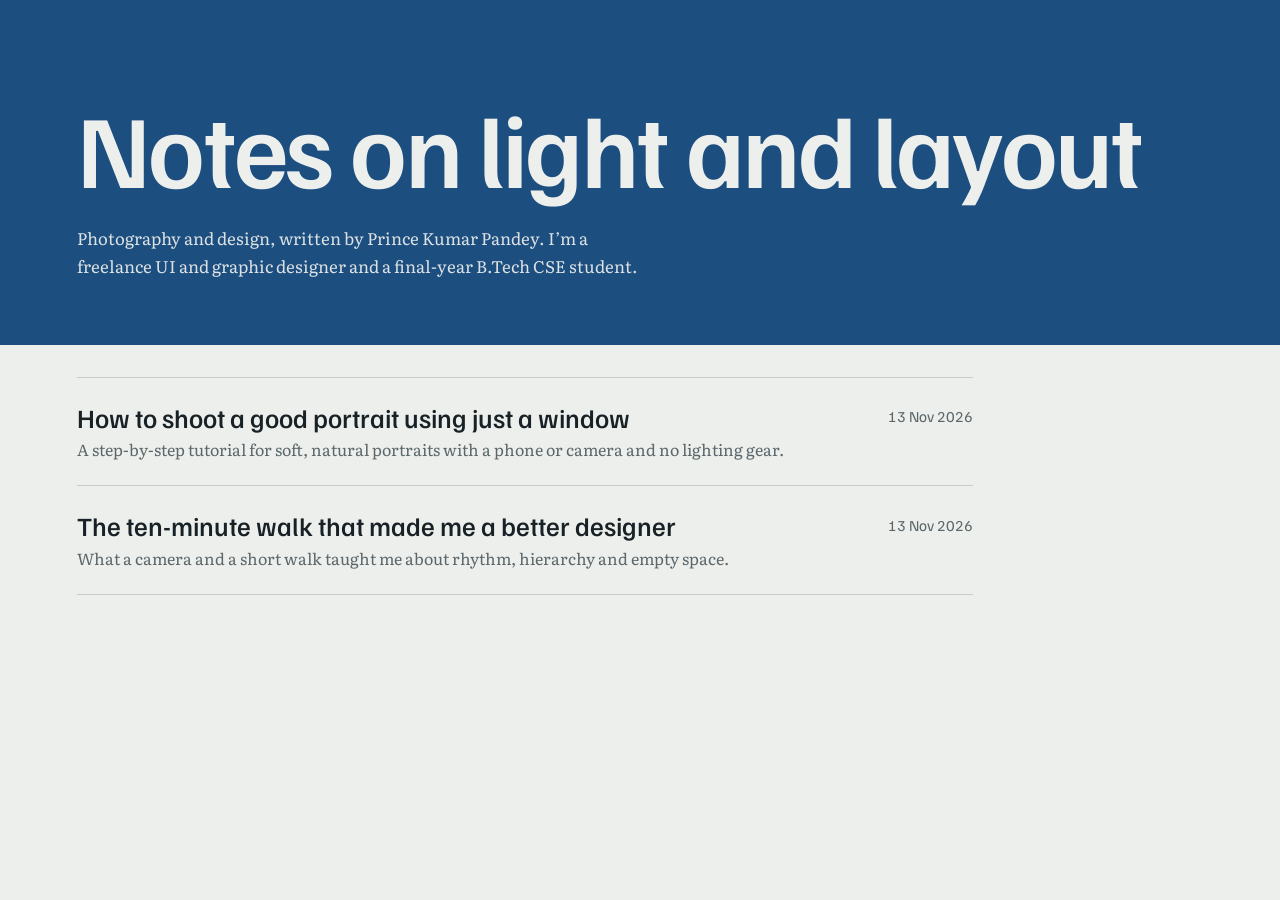
<file: index.html>
<!doctype html>
<html lang="en"><head>
<meta charset="utf-8"><meta name="viewport" content="width=device-width,initial-scale=1"><link rel="preconnect" href="https://fonts.googleapis.com"><link rel="preconnect" href="https://fonts.gstatic.com" crossorigin><link href="https://fonts.googleapis.com/css2?family=Familjen+Grotesk:wght@400;500;600&family=Literata:opsz,wght@7..72,400;7..72,600&display=swap" rel="stylesheet">
<title>Notes on light and layout – Prince Kumar Pandey</title>
<meta name="description" content="Photography and design writing by Prince Kumar Pandey, a freelance UI and graphic designer.">
<link rel="stylesheet" href="style.css">
</head><body>
<header class="masthead">
<h1>Notes on light and layout</h1>
<p>Photography and design, written by Prince Kumar Pandey. I’m a freelance UI and graphic designer and a final-year B.Tech CSE student.</p>
</header>
<main class="wrap">
<ul class="posts">
<!-- NEW POSTS GO HERE, newest first. Copy one <li> block and edit it. -->
<li><a href="posts/window-light-portrait.html"><h2>How to shoot a good portrait using just a window</h2><time datetime="2026-11-13">13 Nov 2026</time><p>A step-by-step tutorial for soft, natural portraits with a phone or camera and no lighting gear.</p></a></li>
<li><a href="posts/ten-minute-walk.html"><h2>The ten-minute walk that made me a better designer</h2><time datetime="2026-11-13">13 Nov 2026</time><p>What a camera and a short walk taught me about rhythm, hierarchy and empty space.</p></a></li>
</ul>
</main>
</body></html>
</file>
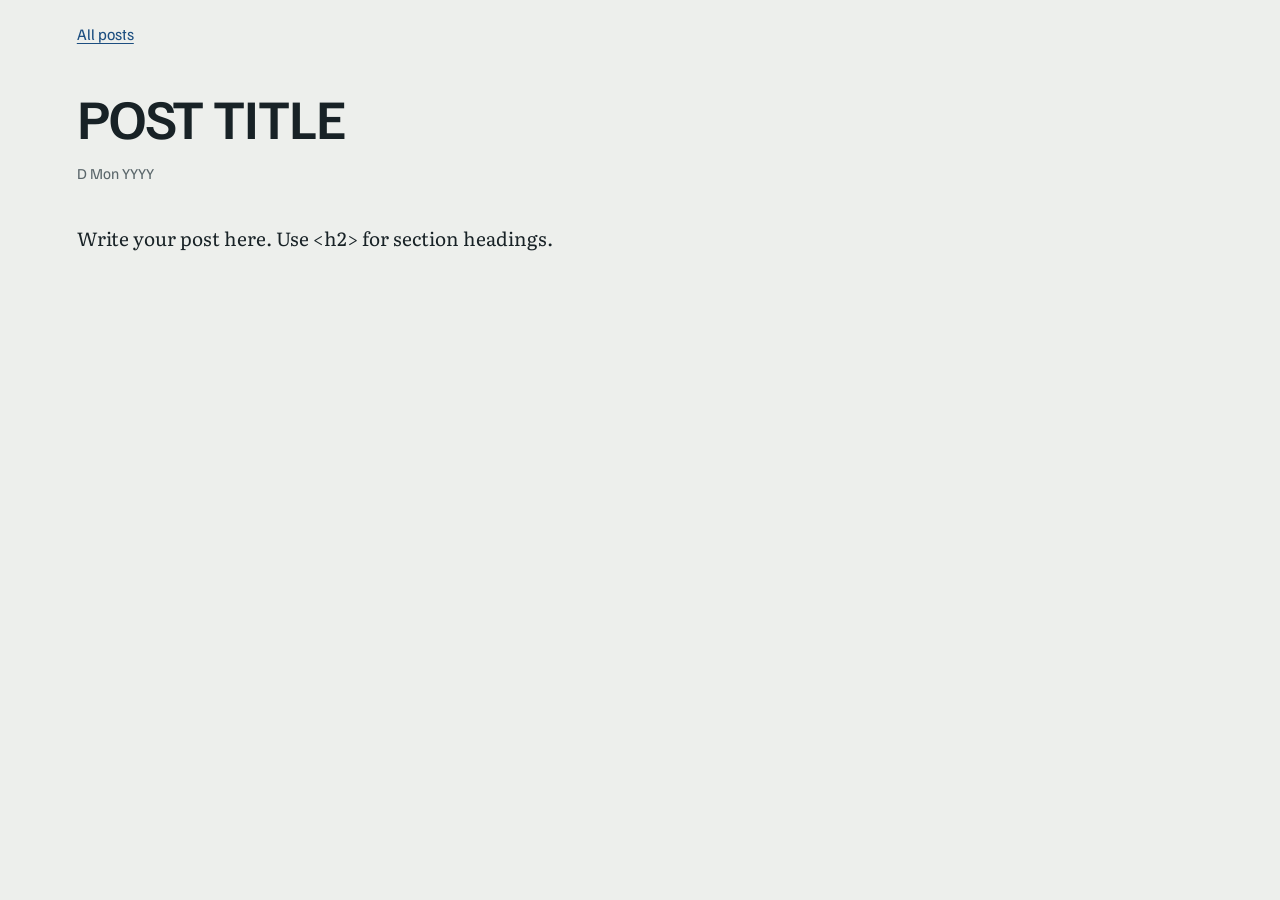
<file: _template.html>
<!doctype html>
<html lang="en"><head>
<meta charset="utf-8"><meta name="viewport" content="width=device-width,initial-scale=1"><link rel="preconnect" href="https://fonts.googleapis.com"><link rel="preconnect" href="https://fonts.gstatic.com" crossorigin><link href="https://fonts.googleapis.com/css2?family=Familjen+Grotesk:wght@400;500;600&family=Literata:opsz,wght@7..72,400;7..72,600&display=swap" rel="stylesheet">
<title>POST TITLE – Prince Kumar Pandey</title>
<meta name="description" content="ONE-SENTENCE SUMMARY">
<link rel="stylesheet" href="../style.css">
</head><body>
<div class="wrap">
<a class="back" href="../index.html">All posts</a>
<article>
<h1>POST TITLE</h1>
<time class="date" datetime="YYYY-MM-DD">D Mon YYYY</time>
<p>Write your post here. Use &lt;h2&gt; for section headings.</p>
</article>
</div>
</body></html>
</file>
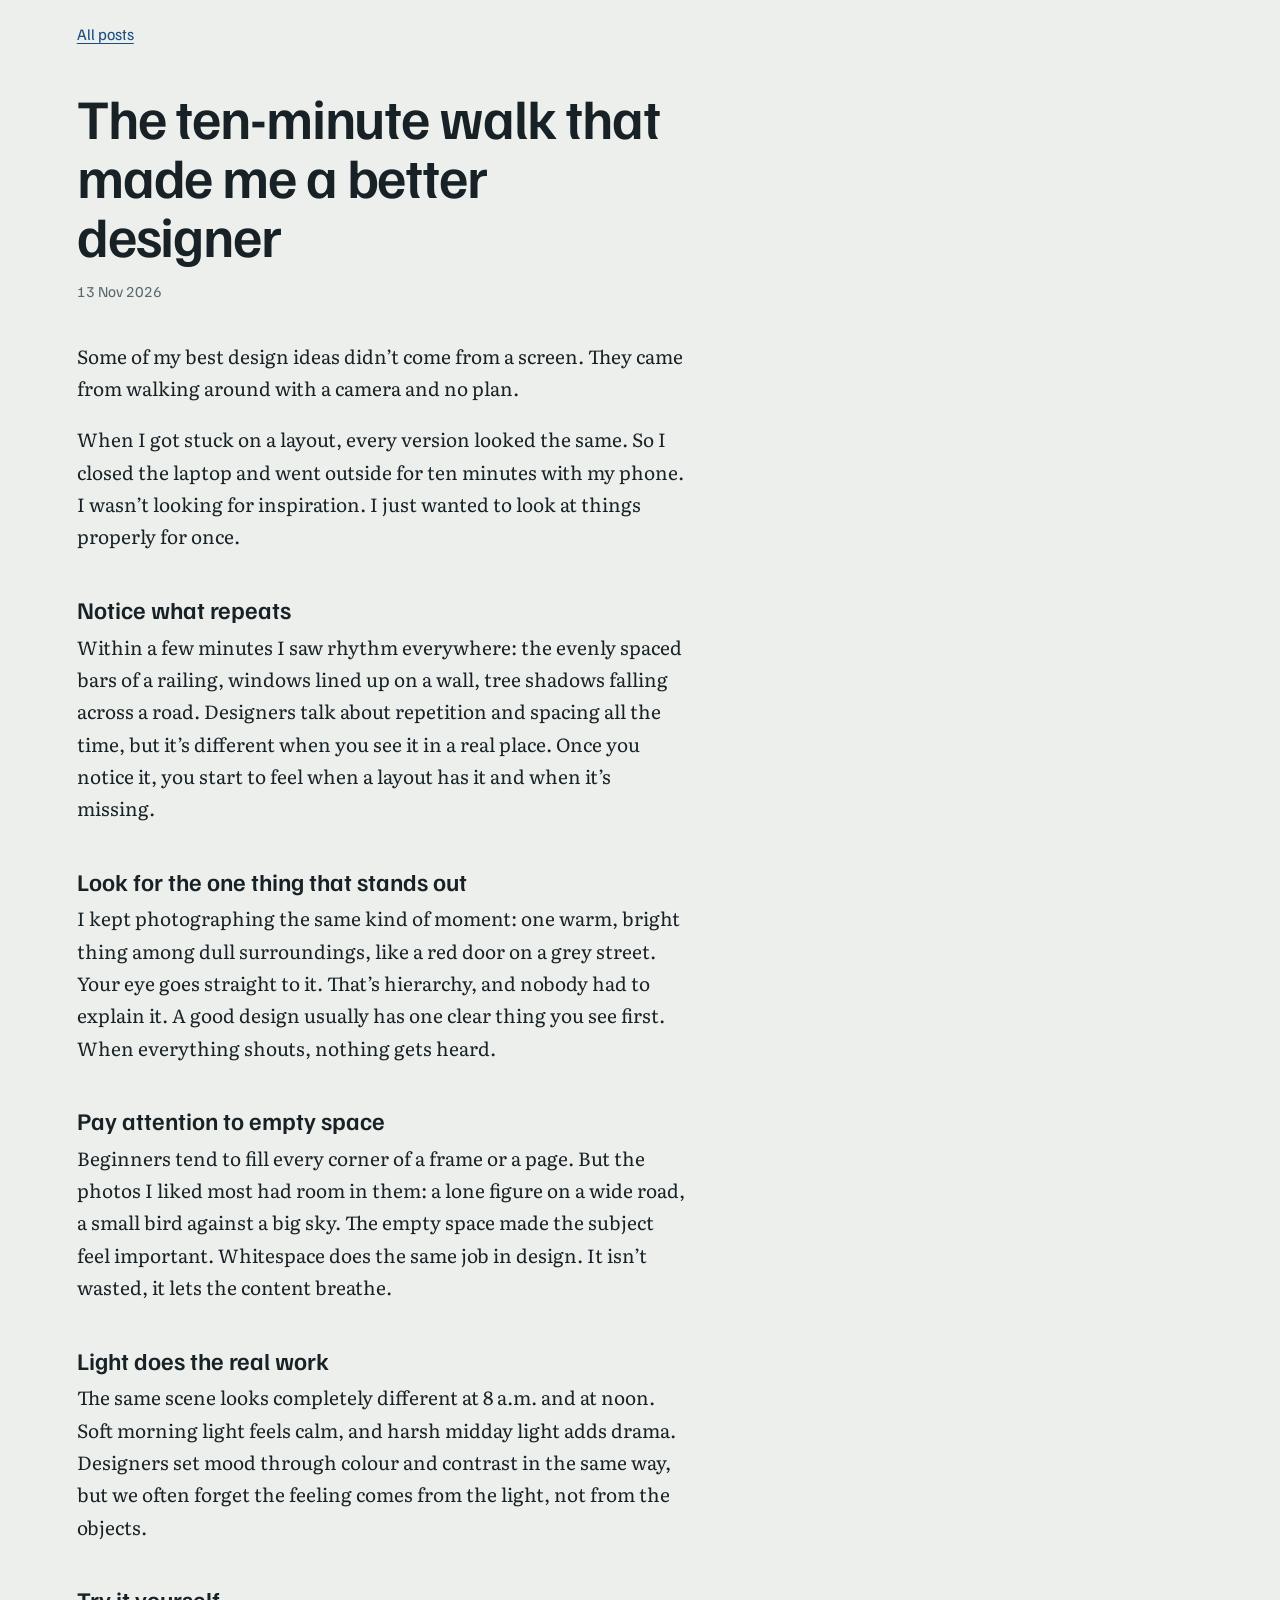
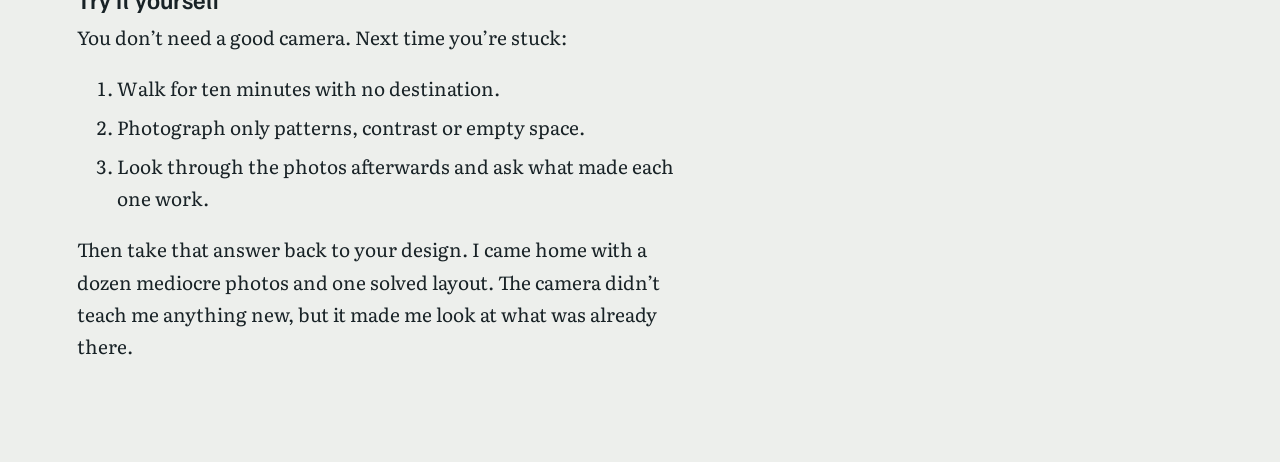
<file: ten-minute-walk.html>
<!doctype html>
<html lang="en"><head>
<meta charset="utf-8"><meta name="viewport" content="width=device-width,initial-scale=1"><link rel="preconnect" href="https://fonts.googleapis.com"><link rel="preconnect" href="https://fonts.gstatic.com" crossorigin><link href="https://fonts.googleapis.com/css2?family=Familjen+Grotesk:wght@400;500;600&family=Literata:opsz,wght@7..72,400;7..72,600&display=swap" rel="stylesheet">
<title>The ten-minute walk that made me a better designer – Prince Kumar Pandey</title>
<meta name="description" content="What a camera and a short walk taught me about rhythm, hierarchy and empty space.">
<link rel="stylesheet" href="../style.css">
</head><body>
<div class="wrap">
<a class="back" href="../index.html">All posts</a>
<article>
<h1>The ten-minute walk that made me a better designer</h1>
<time class="date" datetime="2026-11-13">13 Nov 2026</time>
<p>Some of my best design ideas didn’t come from a screen. They came from walking around with a camera and no plan.</p>
<p>When I got stuck on a layout, every version looked the same. So I closed the laptop and went outside for ten minutes with my phone. I wasn’t looking for inspiration. I just wanted to look at things properly for once.</p>
<h2>Notice what repeats</h2>
<p>Within a few minutes I saw rhythm everywhere: the evenly spaced bars of a railing, windows lined up on a wall, tree shadows falling across a road. Designers talk about repetition and spacing all the time, but it’s different when you see it in a real place. Once you notice it, you start to feel when a layout has it and when it’s missing.</p>
<h2>Look for the one thing that stands out</h2>
<p>I kept photographing the same kind of moment: one warm, bright thing among dull surroundings, like a red door on a grey street. Your eye goes straight to it. That’s hierarchy, and nobody had to explain it. A good design usually has one clear thing you see first. When everything shouts, nothing gets heard.</p>
<h2>Pay attention to empty space</h2>
<p>Beginners tend to fill every corner of a frame or a page. But the photos I liked most had room in them: a lone figure on a wide road, a small bird against a big sky. The empty space made the subject feel important. Whitespace does the same job in design. It isn’t wasted, it lets the content breathe.</p>
<h2>Light does the real work</h2>
<p>The same scene looks completely different at 8 a.m. and at noon. Soft morning light feels calm, and harsh midday light adds drama. Designers set mood through colour and contrast in the same way, but we often forget the feeling comes from the light, not from the objects.</p>
<h2>Try it yourself</h2>
<p>You don’t need a good camera. Next time you’re stuck:</p>
<ol>
<li>Walk for ten minutes with no destination.</li>
<li>Photograph only patterns, contrast or empty space.</li>
<li>Look through the photos afterwards and ask what made each one work.</li>
</ol>
<p>Then take that answer back to your design. I came home with a dozen mediocre photos and one solved layout. The camera didn’t teach me anything new, but it made me look at what was already there.</p>
</article>
</div>
</body></html>
</file>
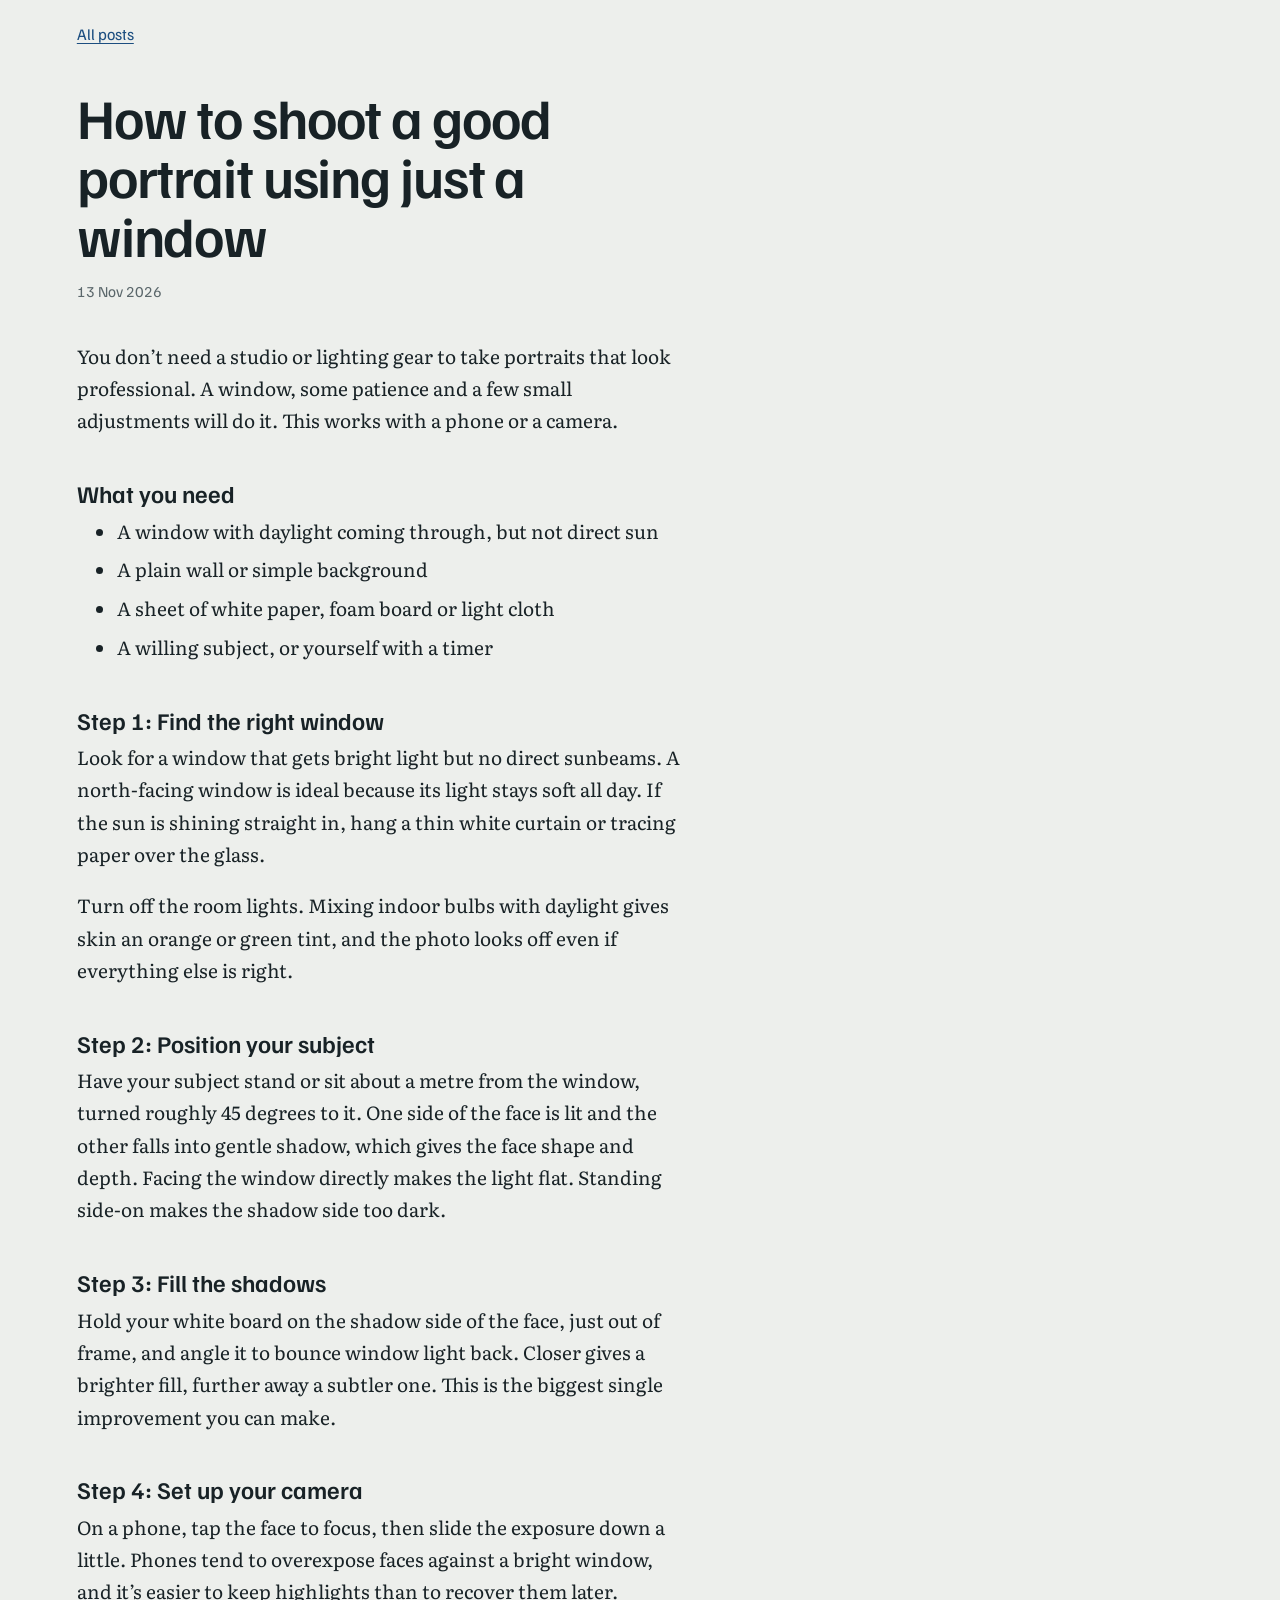
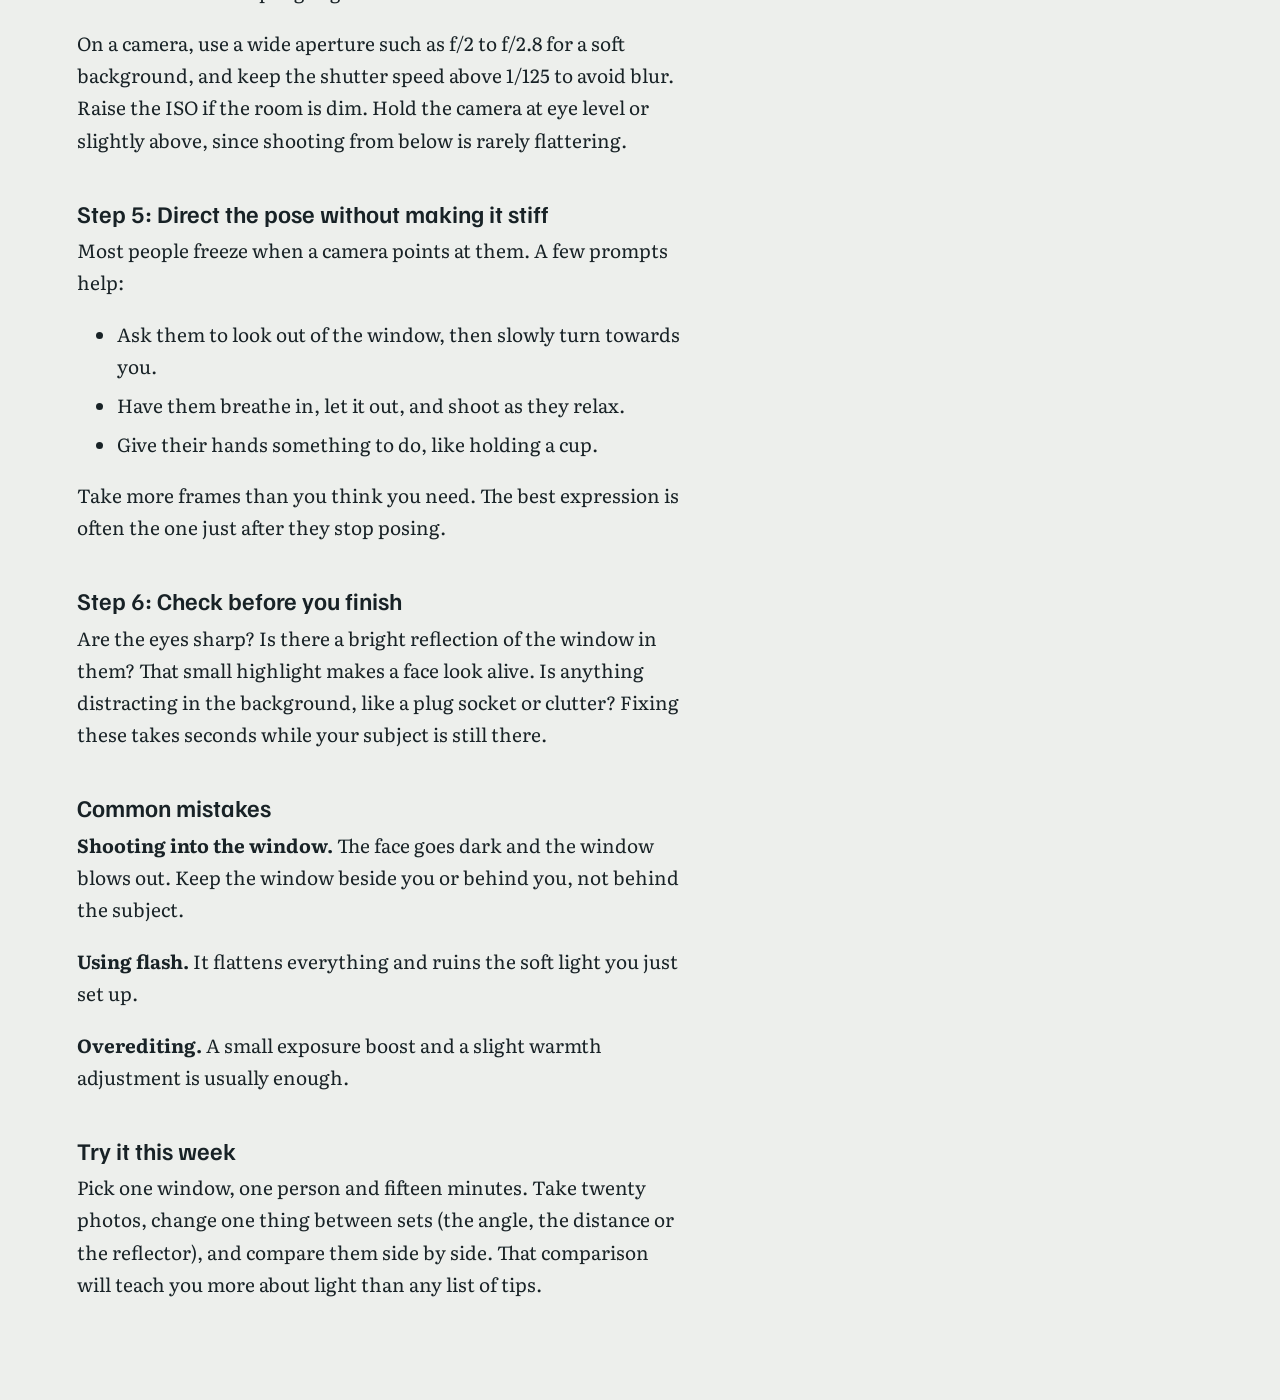
<file: window-light-portrait.html>
<!doctype html>
<html lang="en"><head>
<meta charset="utf-8"><meta name="viewport" content="width=device-width,initial-scale=1"><link rel="preconnect" href="https://fonts.googleapis.com"><link rel="preconnect" href="https://fonts.gstatic.com" crossorigin><link href="https://fonts.googleapis.com/css2?family=Familjen+Grotesk:wght@400;500;600&family=Literata:opsz,wght@7..72,400;7..72,600&display=swap" rel="stylesheet">
<title>How to shoot a good portrait using just a window – Prince Kumar Pandey</title>
<meta name="description" content="A step-by-step tutorial for soft, natural portraits with a phone or camera and no lighting gear.">
<link rel="stylesheet" href="../style.css">
</head><body>
<div class="wrap">
<a class="back" href="../index.html">All posts</a>
<article>
<h1>How to shoot a good portrait using just a window</h1>
<time class="date" datetime="2026-11-13">13 Nov 2026</time>
<p>You don’t need a studio or lighting gear to take portraits that look professional. A window, some patience and a few small adjustments will do it. This works with a phone or a camera.</p>
<h2>What you need</h2>
<ul>
<li>A window with daylight coming through, but not direct sun</li>
<li>A plain wall or simple background</li>
<li>A sheet of white paper, foam board or light cloth</li>
<li>A willing subject, or yourself with a timer</li>
</ul>
<h2>Step 1: Find the right window</h2>
<p>Look for a window that gets bright light but no direct sunbeams. A north-facing window is ideal because its light stays soft all day. If the sun is shining straight in, hang a thin white curtain or tracing paper over the glass.</p>
<p>Turn off the room lights. Mixing indoor bulbs with daylight gives skin an orange or green tint, and the photo looks off even if everything else is right.</p>
<h2>Step 2: Position your subject</h2>
<p>Have your subject stand or sit about a metre from the window, turned roughly 45 degrees to it. One side of the face is lit and the other falls into gentle shadow, which gives the face shape and depth. Facing the window directly makes the light flat. Standing side-on makes the shadow side too dark.</p>
<h2>Step 3: Fill the shadows</h2>
<p>Hold your white board on the shadow side of the face, just out of frame, and angle it to bounce window light back. Closer gives a brighter fill, further away a subtler one. This is the biggest single improvement you can make.</p>
<h2>Step 4: Set up your camera</h2>
<p>On a phone, tap the face to focus, then slide the exposure down a little. Phones tend to overexpose faces against a bright window, and it’s easier to keep highlights than to recover them later.</p>
<p>On a camera, use a wide aperture such as f/2 to f/2.8 for a soft background, and keep the shutter speed above 1/125 to avoid blur. Raise the ISO if the room is dim. Hold the camera at eye level or slightly above, since shooting from below is rarely flattering.</p>
<h2>Step 5: Direct the pose without making it stiff</h2>
<p>Most people freeze when a camera points at them. A few prompts help:</p>
<ul>
<li>Ask them to look out of the window, then slowly turn towards you.</li>
<li>Have them breathe in, let it out, and shoot as they relax.</li>
<li>Give their hands something to do, like holding a cup.</li>
</ul>
<p>Take more frames than you think you need. The best expression is often the one just after they stop posing.</p>
<h2>Step 6: Check before you finish</h2>
<p>Are the eyes sharp? Is there a bright reflection of the window in them? That small highlight makes a face look alive. Is anything distracting in the background, like a plug socket or clutter? Fixing these takes seconds while your subject is still there.</p>
<h2>Common mistakes</h2>
<p><strong>Shooting into the window.</strong> The face goes dark and the window blows out. Keep the window beside you or behind you, not behind the subject.</p>
<p><strong>Using flash.</strong> It flattens everything and ruins the soft light you just set up.</p>
<p><strong>Overediting.</strong> A small exposure boost and a slight warmth adjustment is usually enough.</p>
<h2>Try it this week</h2>
<p>Pick one window, one person and fifteen minutes. Take twenty photos, change one thing between sets (the angle, the distance or the reflector), and compare them side by side. That comparison will teach you more about light than any list of tips.</p>
</article>
</div>
</body></html>
</file>
<file: style.css>
:root{--paper:#EDEFEC;--ink:#182226;--blue:#1C4E80;--mute:#5B676B;--line:#C6CDCA}
*{box-sizing:border-box}
html{-webkit-text-size-adjust:100%}
body{margin:0;background:var(--paper);color:var(--ink);font:19px/1.7 "Literata",Georgia,serif}
a{color:var(--blue);text-underline-offset:.18em}
a:focus-visible{outline:3px solid var(--blue);outline-offset:3px}
h1,h2,.sans{font-family:"Familjen Grotesk","Helvetica Neue",Arial,sans-serif}

.masthead{background:var(--blue);color:var(--paper);padding:clamp(2.5rem,9vw,6rem) clamp(1.25rem,6vw,5rem) clamp(2rem,6vw,4rem)}
.masthead h1{margin:0;max-width:11em;font-size:clamp(2.8rem,9vw,6.5rem);line-height:.98;letter-spacing:-.025em;font-weight:600}
.masthead p{margin:1.6rem 0 0;max-width:34em;font-size:1.05rem;opacity:.92}

.wrap{padding:0 clamp(1.25rem,6vw,5rem)}
.posts{list-style:none;margin:0;padding:2rem 0 4rem;max-width:56rem}
.posts li{border-top:1px solid var(--line)}
.posts li:last-child{border-bottom:1px solid var(--line)}
.posts a{display:grid;grid-template-columns:1fr auto;gap:.25rem 2rem;padding:1.5rem 0;color:inherit;text-decoration:none}
.posts h2{margin:0;font-size:1.65rem;line-height:1.2;font-weight:500}
.posts a:hover h2,.posts a:focus-visible h2{color:var(--blue);text-decoration:underline;text-underline-offset:.2em}
.posts p{grid-column:1;margin:0;color:var(--mute);font-size:1rem;line-height:1.5}
.posts time{grid-row:1;grid-column:2;font:.95rem "Familjen Grotesk",sans-serif;color:var(--mute);white-space:nowrap;padding-top:.3rem}

.back{display:inline-block;margin:1.5rem 0 0;font:1rem "Familjen Grotesk",sans-serif}
article{max-width:38rem;padding:2.5rem 0 5rem}
article h1{margin:0;font-size:clamp(2.2rem,6vw,3.5rem);line-height:1.05;letter-spacing:-.02em;font-weight:600}
article .date{display:block;margin:1rem 0 2.5rem;color:var(--mute);font:.95rem "Familjen Grotesk",sans-serif}
article h2{margin:2.6rem 0 .4rem;font-size:1.5rem;line-height:1.25;font-weight:600}
article p,article ul,article ol{margin:0 0 1.2rem}
article li{margin-bottom:.4rem}
hr{border:0;border-top:1px solid var(--line);margin:3rem 0 1.5rem}
footer{padding:0 0 3rem;color:var(--mute);font:.9rem "Familjen Grotesk",sans-serif}

@media(max-width:560px){body{font-size:18px}.posts a{grid-template-columns:1fr}.posts time{grid-row:auto;grid-column:1;order:-1;padding:0}}
</file>
